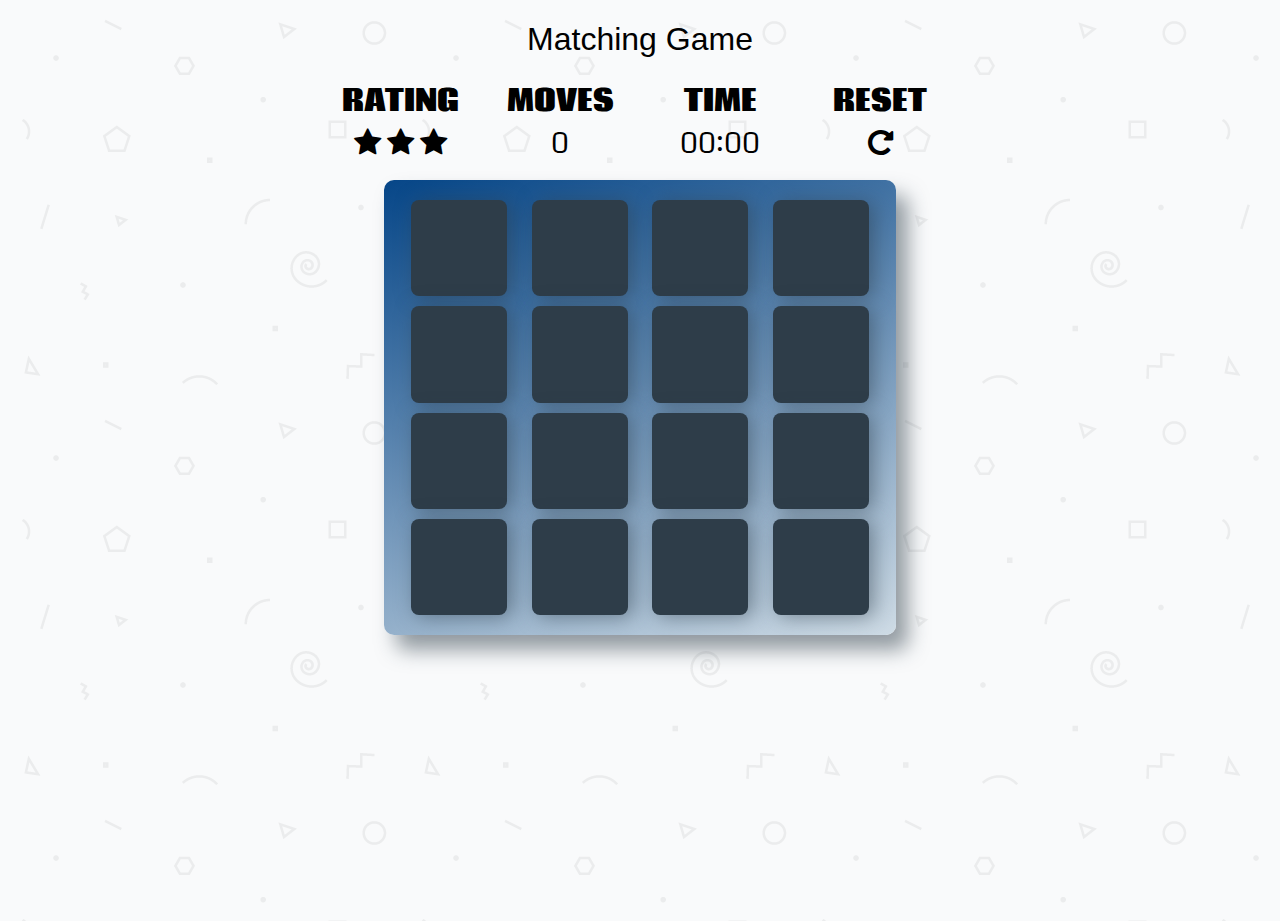
<file: fend-project-memory-game-BWELK/index.html>
<!doctype html>
<html lang="en">

<head>
  <meta charset="utf-8">
  <title>Matching Game</title>
  <meta name="Udacity FEND Project 2" content="">
  <meta name="viewport" content="width=device-width, initial-scale=1">
  <meta http-equiv="X-UA-Compatible" content="IE=emulate11">
  <link rel="stylesheet prefetch" href="https://maxcdn.bootstrapcdn.com/font-awesome/4.6.1/css/font-awesome.min.css">
  <link rel="stylesheet prefetch" href="https://fonts.googleapis.com/css?family=Coda">
  <link rel="stylesheet" href="css/app.css">
</head>

<body>

  <header>
    <h1>Matching Game</h1>
  </header>

  <div class="container">
    <section class="col-6 score-panel">
      <div class="row">
        <div class="col-3"><b>RATING</b></div>
        <div class="col-3"><b>MOVES</b></div>
        <div class="col-3"><b>TIME</b></div>
        <div class="col-3"><b>RESET</b></div>
      </div>
      <div class="row">
        <div class="col-3 stars">
          <i class="fa fa-star"></i>
          <i class="fa fa-star"></i>
          <i class="fa fa-star"></i>
        </div>
        <div class="col-3 moves"></div>
        <div class='col-3'><span id="minutes">00</span>:<span id="seconds">00</span></div>
        <div class="col-3 restart">
          <i class="fa fa-repeat"></i>
        </div>
      </div>
    </section>

    <div class="container">
      <ul id="deck">
      </ul>
    </div>
  </div>


  <script src="js/app.js"></script>
</body>

</html>
</file>
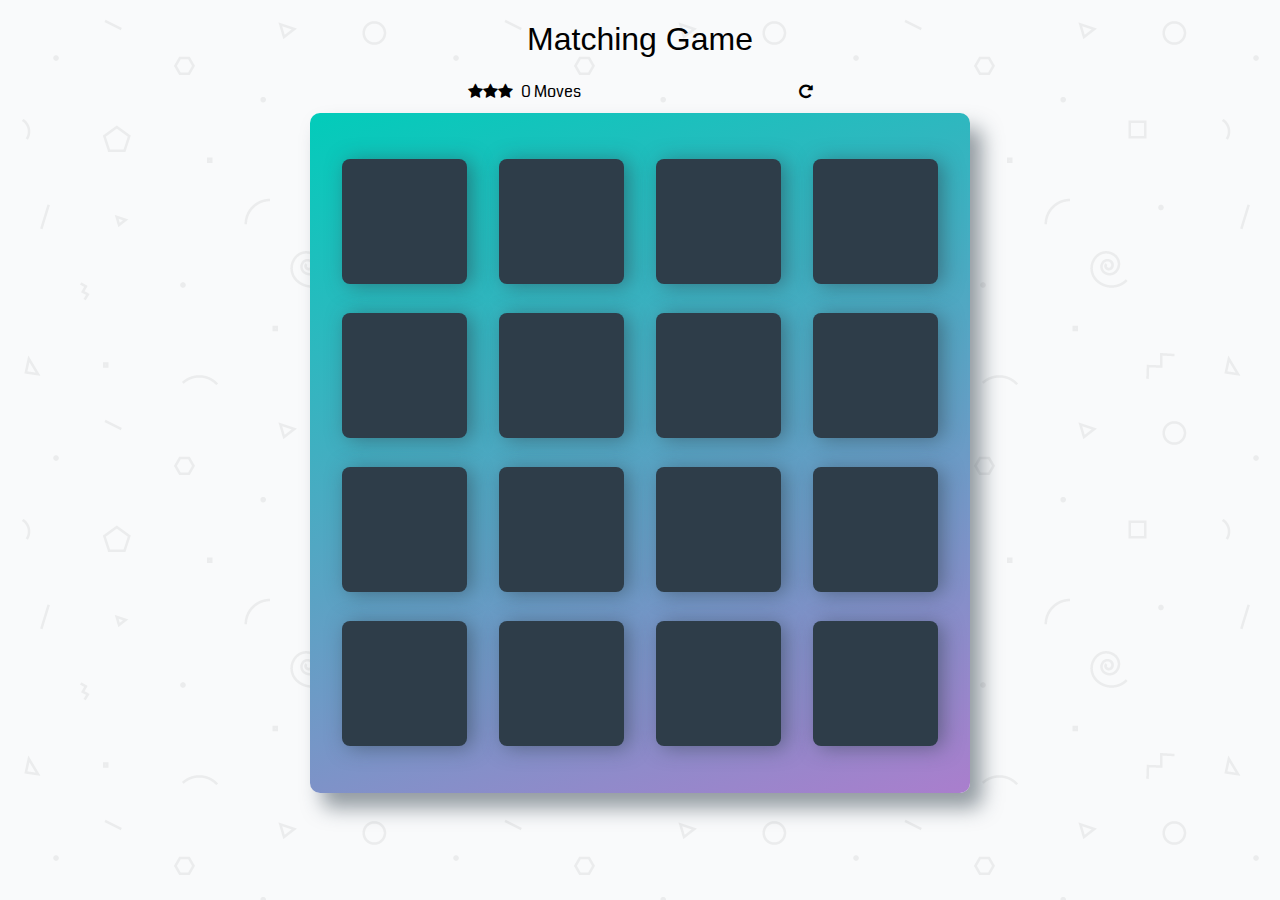
<file: fend-project-memory-game-master/index.html>
<!doctype html>
<html lang="en">
<head>
    <meta charset="utf-8">
    <title>Matching Game</title>
    <meta name="Udacity FEND Project 2" content="">
    <meta name="viewport" content="width=device-width, initial-scale=1">
    <link rel="stylesheet prefetch" href="https://maxcdn.bootstrapcdn.com/font-awesome/4.6.1/css/font-awesome.min.css">
    <link rel="stylesheet prefetch" href="https://fonts.googleapis.com/css?family=Coda">
    <link rel="stylesheet" href="css/app.css">
</head>
<body>

    <div class="container">
        <header>
            <h1>Matching Game</h1>
        </header>

        <section class="score-panel">
        	<ul class="stars">

        	</ul>

        	<span class="moves"></span> Moves

            <div class="restart">
        		<i class="fa fa-repeat"></i>
        	</div>
        </section>

        <ul class="deck">
           
        </ul>
    </div>

    <script src="js/app.js"></script>
</body>
</html>
</file>
<file: fend-project-memory-game-BWELK/css/app.css>
html {
  box-sizing: border-box;
}

*, *::before, *::after {
  box-sizing: inherit;
}

html, body {
  width: 100%;
  height: 100%;
  margin: 0;
  padding: 0;
  text-align: center;
}

body {
  background: #ffffff url('../img/geometry2.png');
  /* Background pattern from Subtle Patterns */
  font-family: 'Coda', cursive;
}

.container {
  display: flex;
  flex-wrap: wrap;
  justify-content: center;
  align-items: center;
  width: 100%;
  height: auto;
}

h1 {
  font-family: 'Open Sans', sans-serif;
  font-weight: 300;
}

#deck {
  background: linear-gradient(160deg, #064688 0%, #cfdce6);
  border-radius: 10px;
  box-shadow: 12px 15px 20px 0 rgba(46, 61, 73, 0.5);
  justify-content: space-around;
  align-items: center;
  display: flex;
  flex-wrap: wrap;
  padding: 15px 15px;
}

#deck .card {
  position: relative;
  width: 20%;
  background: #2e3d49;
  font-size: 0;
  color: #ffffff;
  border-radius: 8px;
  cursor: pointer;
 margin: 5px;
  justify-content: center;
  align-items: center;
  box-shadow: 5px 2px 20px 0 rgba(46, 61, 73, 0.5);
}

#deck .card::before {
  content: "";
  display: block;
  padding-top: 100%;
}

#deck .card.open {
  transform: rotateY(0);
  background: #02b3e4;
  cursor: default;
}

#deck .card.show {
  font-size: 5vw;
}

#deck .card.match {
  cursor: default;
  background: #02ccba;
  font-size: 5vw;
}

#deck .card.disable {
  pointer-events: none;
}

ul {
  display: flex;
  flex-wrap: wrap;
  list-style-type: none;
  padding-left: 0;
  width: 40%;
  height: 40%;
}

li {
  display: flex;
  flex-wrap: wrap;

}

/*
 * Styles for the Score Panel
 */

.score-panel {
  font-size: 2.3vw;
  justify-content: center;
  display: flex;
  flex-wrap: wrap;
}

.score-panel .stars {
  list-style: none;
  text-align: center;
}

.score-panel .restart {
  float: right;
  cursor: pointer;
}

/*
 * Styles for the win modal
 */


.row {
  display: flex;
  flex-wrap: wrap;
  width: 100%;
}

.col-1 {
  width: 8.33%;
}

.col-2 {
  width: 16.66%;
}

.col-3 {
  width: 25%;
}

.col-4 {
  width: 33.33%;
}

.col-5 {
  width: 41.66%;
}

.col-6 {
  width: 50%;
}

.col-7 {
  width: 58.33%;
}

.col-8 {
  width: 66.66%;
}

.col-9 {
  width: 75%;
}

.col-10 {
  width: 83.33%;
}

.col-11 {
  width: 91.66%;
}

.col-12 {
  width: 100%;
}


@media screen  and (max-width: 780px) {
  ul {
    width: 90%;
    height: 90%;
  }
}
</file>
<file: fend-project-memory-game-master/css/app.css>
html {
    box-sizing: border-box;
}

*,
*::before,
*::after {
    box-sizing: inherit;
}

html,
body {
    width: 100%;
    height: 100%;
    margin: 0;
    padding: 0;
}

body {
    background: #ffffff url('../img/geometry2.png'); /* Background pattern from Subtle Patterns */
    font-family: 'Coda', cursive;
}

.container {
    display: flex;
    justify-content: center;
    align-items: center;
    flex-direction: column;
}

h1 {
    font-family: 'Open Sans', sans-serif;
    font-weight: 300;
}

/*
 * Styles for the deck of cards
 */

.deck {
    width: 660px;
    min-height: 680px;
    background: linear-gradient(160deg, #02ccba 0%, #aa7ecd 100%);
    padding: 32px;
    border-radius: 10px;
    box-shadow: 12px 15px 20px 0 rgba(46, 61, 73, 0.5);
    display: flex;
    flex-wrap: wrap;
    justify-content: space-between;
    align-items: center;
    margin: 0 0 3em;
}

.deck .card {
    height: 125px;
    width: 125px;
    background: #2e3d49;
    font-size: 0;
    color: #ffffff;
    border-radius: 8px;
    cursor: pointer;
    display: flex;
    justify-content: center;
    align-items: center;
    box-shadow: 5px 2px 20px 0 rgba(46, 61, 73, 0.5);
}

.deck .card.open {
    transform: rotateY(0);
    background: #02b3e4;
    cursor: default;
}

.deck .card.show {
    font-size: 33px;
}

.deck .card.match {
    cursor: default;
    background: #02ccba;
    font-size: 33px;
}

.deck .card.disable {
    pointer-events: none;
}

/*
 * Styles for the Score Panel
 */

.score-panel {
    text-align: left;
    width: 345px;
    margin-bottom: 10px;
}

.score-panel .stars {
    margin: 0;
    padding: 0;
    display: inline-block;
    margin: 0 5px 0 0;
}

.score-panel .stars li {
    list-style: none;
    display: inline-block;
}

.score-panel .restart {
    float: right;
    cursor: pointer;
}
</file>
